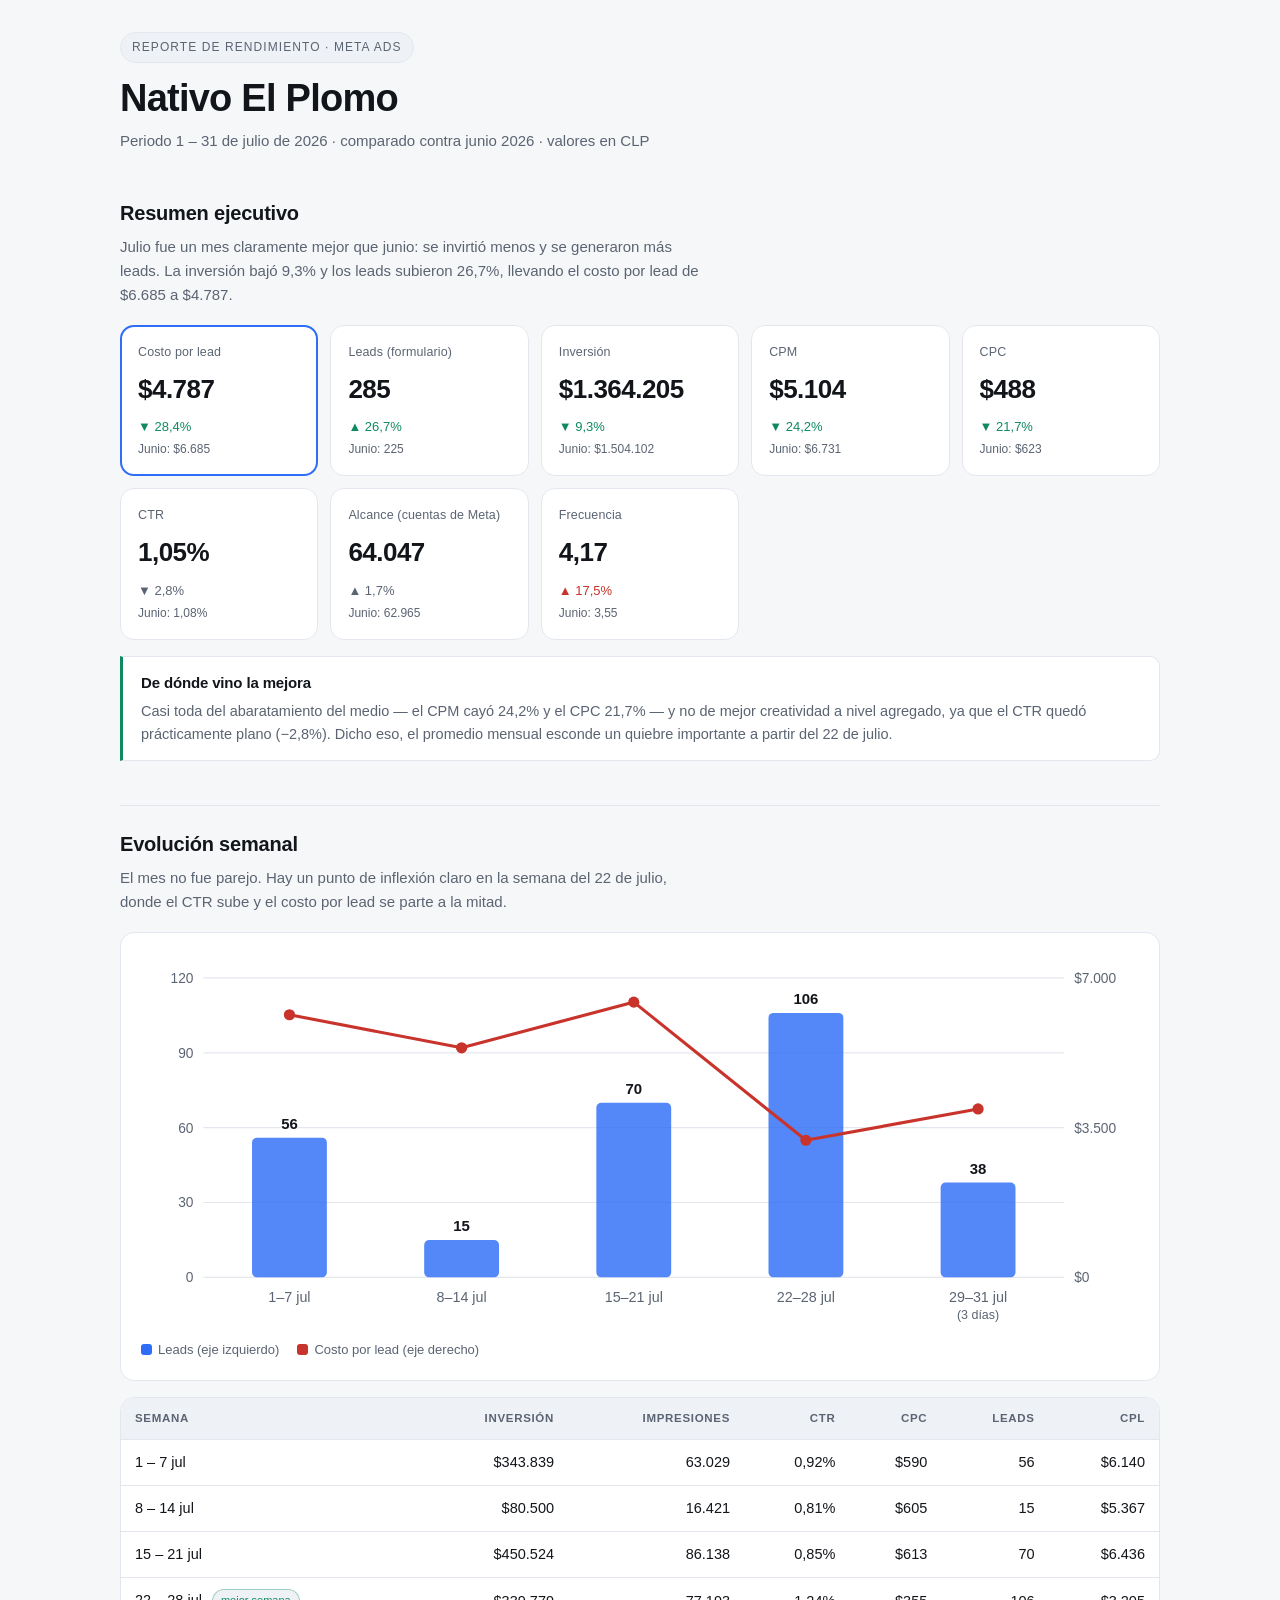
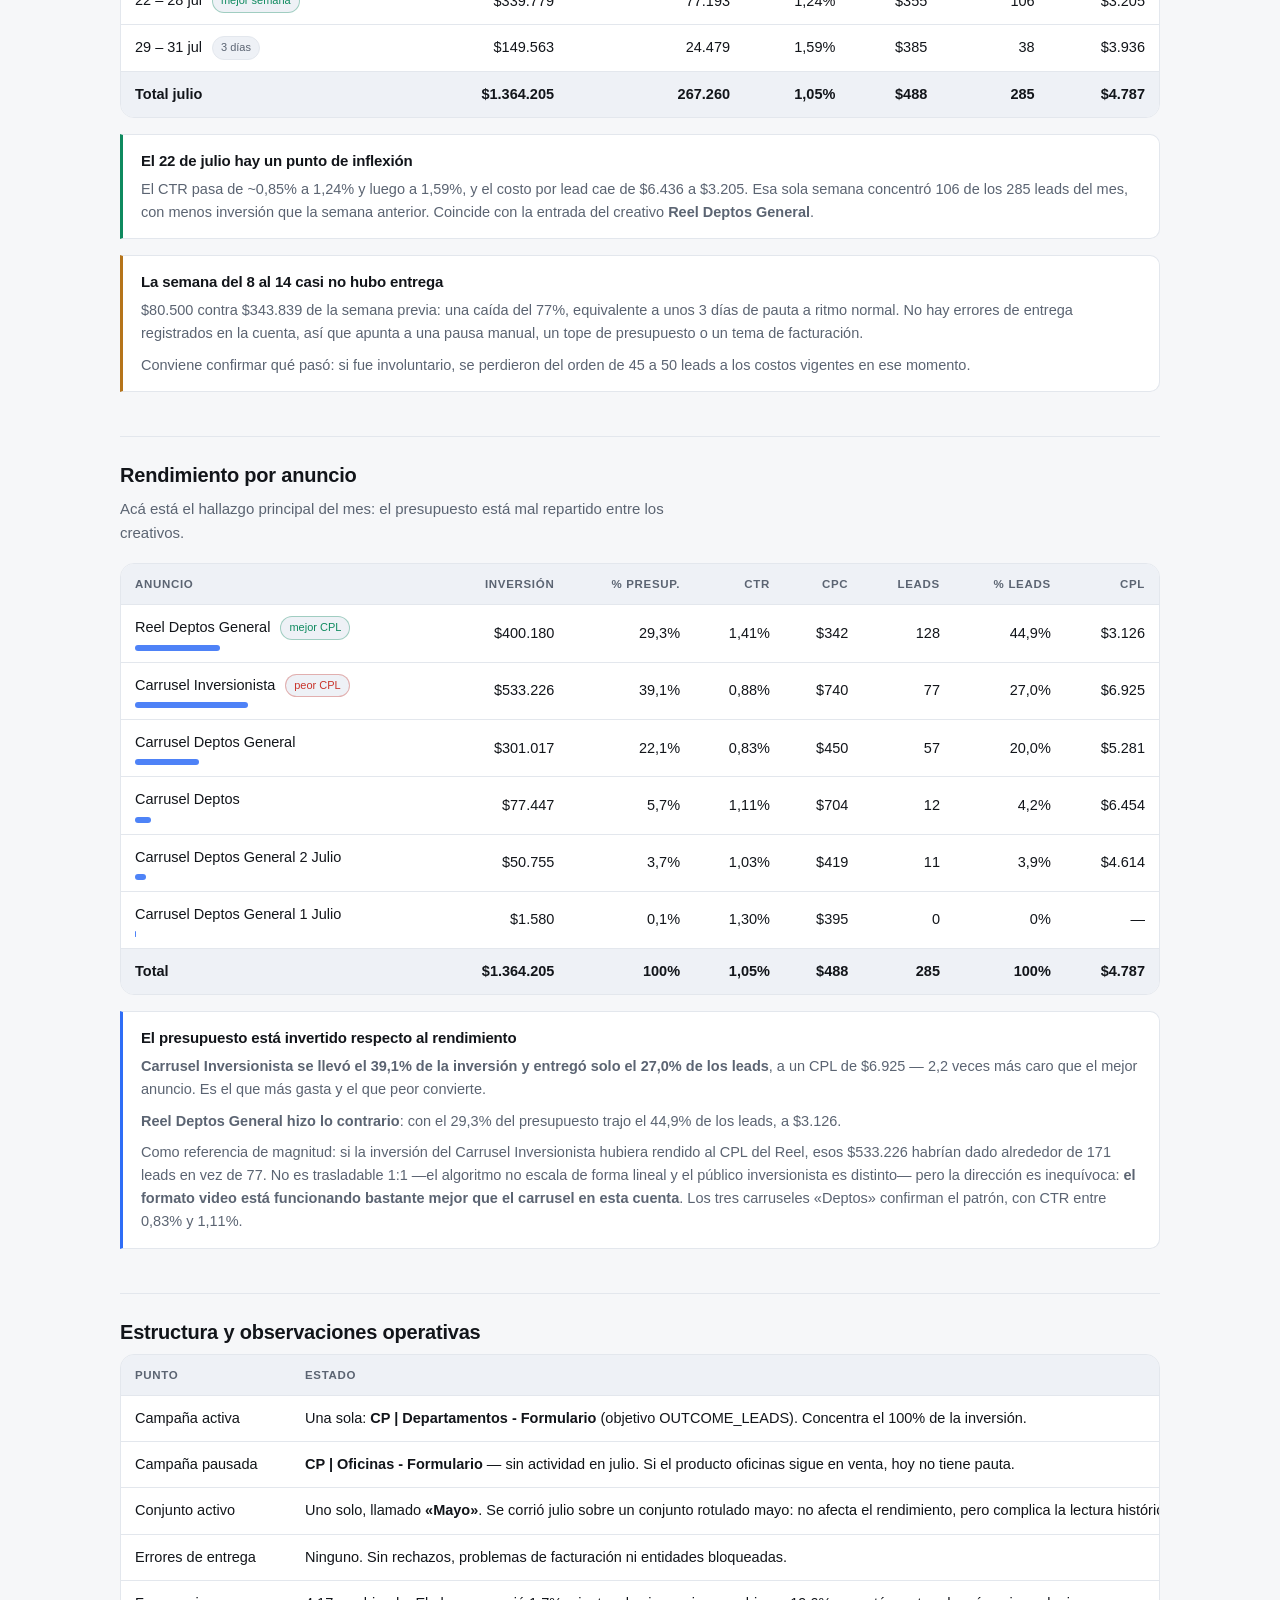
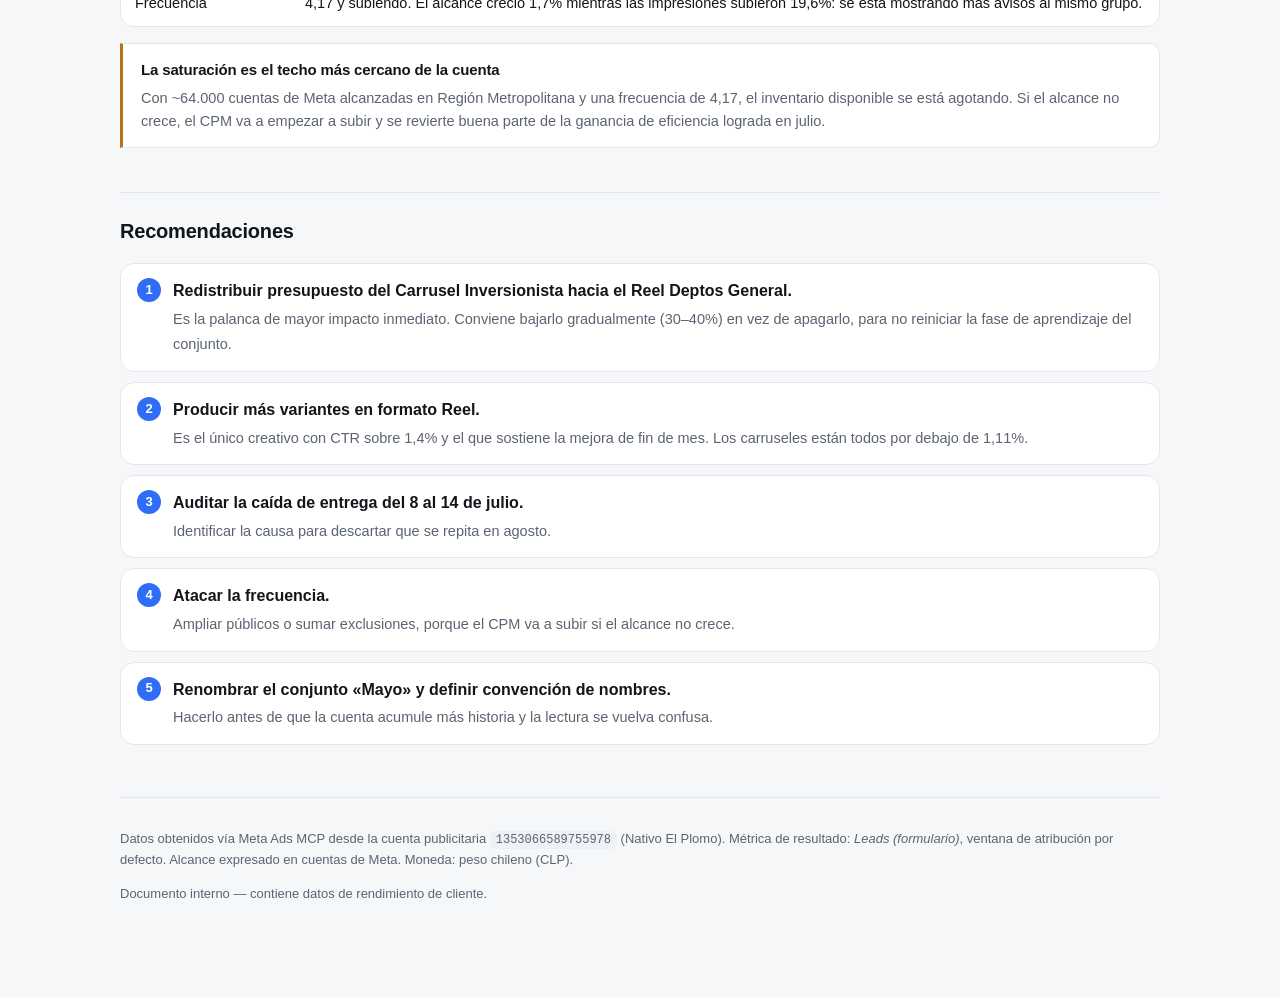
<file: index.html>
<!doctype html>
<html lang="es">
<head>
<meta charset="utf-8">
<meta name="viewport" content="width=device-width, initial-scale=1">
<meta name="robots" content="noindex, nofollow">
<title>Nativo El Plomo · Reporte de rendimiento · Julio 2026</title>
<style>
  :root{
    --bg:#f6f7f9; --panel:#ffffff; --ink:#12151a; --muted:#5b6472;
    --line:#e3e7ed; --accent:#2f6df6; --good:#0f8a5f; --bad:#c8342b;
    --warn:#b5741a; --chip:#eef1f6;
    --radius:14px;
  }
  @media (prefers-color-scheme: dark){
    :root{
      --bg:#0e1116; --panel:#161b22; --ink:#e7ecf3; --muted:#9aa5b4;
      --line:#262d38; --accent:#5b8dff; --good:#3fbd88; --bad:#f2645a;
      --warn:#e0a44a; --chip:#1e242e;
    }
  }
  *{box-sizing:border-box}
  body{
    margin:0; background:var(--bg); color:var(--ink);
    font:16px/1.6 -apple-system,BlinkMacSystemFont,"Segoe UI",Inter,Roboto,Helvetica,Arial,sans-serif;
    -webkit-font-smoothing:antialiased;
  }
  .wrap{max-width:1080px; margin:0 auto; padding:32px 20px 80px}
  header.top{margin-bottom:28px}
  .eyebrow{
    display:inline-block; font-size:12px; letter-spacing:.09em; text-transform:uppercase;
    color:var(--muted); background:var(--chip); border:1px solid var(--line);
    padding:5px 11px; border-radius:999px; margin-bottom:14px;
  }
  h1{font-size:clamp(26px,4.2vw,38px); line-height:1.15; margin:0 0 8px; letter-spacing:-.02em}
  .sub{color:var(--muted); margin:0; font-size:15px}
  h2{
    font-size:20px; letter-spacing:-.01em; margin:44px 0 6px;
    padding-top:22px; border-top:1px solid var(--line);
  }
  h2:first-of-type{border-top:none; padding-top:0}
  .lead{color:var(--muted); margin:0 0 18px; font-size:15px; max-width:70ch}
  .panel{
    background:var(--panel); border:1px solid var(--line);
    border-radius:var(--radius); padding:20px;
  }

  /* KPI grid */
  .kpis{display:grid; grid-template-columns:repeat(auto-fit,minmax(190px,1fr)); gap:12px; margin:18px 0 8px}
  .kpi{background:var(--panel); border:1px solid var(--line); border-radius:var(--radius); padding:16px 17px}
  .kpi .label{font-size:12.5px; color:var(--muted); margin-bottom:7px; letter-spacing:.01em}
  .kpi .val{font-size:26px; font-weight:650; letter-spacing:-.02em; font-variant-numeric:tabular-nums}
  .kpi .delta{margin-top:7px; font-size:13px; font-variant-numeric:tabular-nums}
  .up{color:var(--good)} .down{color:var(--bad)} .flat{color:var(--muted)}
  .kpi .prev{color:var(--muted); font-size:12px; margin-top:2px}
  .kpi.hero{outline:2px solid var(--accent); outline-offset:-2px}

  /* tables */
  .scroll{overflow-x:auto; -webkit-overflow-scrolling:touch; border:1px solid var(--line); border-radius:var(--radius); background:var(--panel)}
  table{border-collapse:collapse; width:100%; min-width:640px; font-size:14.5px}
  th,td{padding:11px 14px; text-align:right; white-space:nowrap; border-bottom:1px solid var(--line)}
  th:first-child,td:first-child{text-align:left; white-space:normal; min-width:170px}
  thead th{
    font-size:11.5px; text-transform:uppercase; letter-spacing:.06em; color:var(--muted);
    font-weight:600; background:var(--chip); border-bottom:1px solid var(--line);
  }
  tbody tr:last-child td{border-bottom:none}
  tbody tr.total td{font-weight:650; background:var(--chip)}
  td{font-variant-numeric:tabular-nums}
  .tag{display:inline-block; font-size:11px; padding:2px 8px; border-radius:999px; border:1px solid var(--line); background:var(--chip); color:var(--muted); margin-left:6px; vertical-align:1px}
  .tag.win{color:var(--good); border-color:color-mix(in srgb,var(--good) 35%,transparent)}
  .tag.loss{color:var(--bad); border-color:color-mix(in srgb,var(--bad) 35%,transparent)}
  .bar{height:6px; border-radius:3px; background:var(--accent); opacity:.85; display:block; margin-top:5px}

  /* callouts */
  .note{
    border-left:3px solid var(--accent); background:var(--panel); border-radius:0 10px 10px 0;
    padding:14px 18px; margin:16px 0; border-top:1px solid var(--line);
    border-right:1px solid var(--line); border-bottom:1px solid var(--line);
  }
  .note.warn{border-left-color:var(--warn)}
  .note.good{border-left-color:var(--good)}
  .note h3{margin:0 0 5px; font-size:15px; letter-spacing:-.01em}
  .note p{margin:0; font-size:14.5px; color:var(--muted)}
  .note p + p{margin-top:8px}

  /* recs */
  ol.recs{padding-left:0; list-style:none; counter-reset:r; margin:16px 0 0}
  ol.recs li{
    counter-increment:r; position:relative; padding:14px 16px 14px 52px;
    background:var(--panel); border:1px solid var(--line); border-radius:var(--radius); margin-bottom:10px;
  }
  ol.recs li::before{
    content:counter(r); position:absolute; left:16px; top:14px;
    width:24px; height:24px; border-radius:50%; background:var(--accent); color:#fff;
    font-size:13px; font-weight:650; display:grid; place-items:center;
  }
  ol.recs strong{display:block; margin-bottom:2px}
  ol.recs span{color:var(--muted); font-size:14.5px}

  svg{display:block; width:100%; height:auto}
  .legend{display:flex; gap:18px; flex-wrap:wrap; font-size:13px; color:var(--muted); margin-top:12px}
  .legend i{display:inline-block; width:11px; height:11px; border-radius:3px; margin-right:6px; vertical-align:-1px}

  footer{margin-top:52px; padding-top:18px; border-top:1px solid var(--line); color:var(--muted); font-size:13px}
  footer code{background:var(--chip); padding:2px 6px; border-radius:5px; font-size:12px}
</style>
</head>
<body>
<div class="wrap">

  <header class="top">
    <span class="eyebrow">Reporte de rendimiento · Meta Ads</span>
    <h1>Nativo El Plomo</h1>
    <p class="sub">Periodo 1 – 31 de julio de 2026 · comparado contra junio 2026 · valores en CLP</p>
  </header>

  <h2>Resumen ejecutivo</h2>
  <p class="lead">
    Julio fue un mes claramente mejor que junio: se invirtió menos y se generaron más leads.
    La inversión bajó 9,3% y los leads subieron 26,7%, llevando el costo por lead de $6.685 a $4.787.
  </p>

  <div class="kpis">
    <div class="kpi hero">
      <div class="label">Costo por lead</div>
      <div class="val">$4.787</div>
      <div class="delta up">▼ 28,4%</div>
      <div class="prev">Junio: $6.685</div>
    </div>
    <div class="kpi">
      <div class="label">Leads (formulario)</div>
      <div class="val">285</div>
      <div class="delta up">▲ 26,7%</div>
      <div class="prev">Junio: 225</div>
    </div>
    <div class="kpi">
      <div class="label">Inversión</div>
      <div class="val">$1.364.205</div>
      <div class="delta up">▼ 9,3%</div>
      <div class="prev">Junio: $1.504.102</div>
    </div>
    <div class="kpi">
      <div class="label">CPM</div>
      <div class="val">$5.104</div>
      <div class="delta up">▼ 24,2%</div>
      <div class="prev">Junio: $6.731</div>
    </div>
    <div class="kpi">
      <div class="label">CPC</div>
      <div class="val">$488</div>
      <div class="delta up">▼ 21,7%</div>
      <div class="prev">Junio: $623</div>
    </div>
    <div class="kpi">
      <div class="label">CTR</div>
      <div class="val">1,05%</div>
      <div class="delta flat">▼ 2,8%</div>
      <div class="prev">Junio: 1,08%</div>
    </div>
    <div class="kpi">
      <div class="label">Alcance <span style="font-weight:400">(cuentas de Meta)</span></div>
      <div class="val">64.047</div>
      <div class="delta flat">▲ 1,7%</div>
      <div class="prev">Junio: 62.965</div>
    </div>
    <div class="kpi">
      <div class="label">Frecuencia</div>
      <div class="val">4,17</div>
      <div class="delta down">▲ 17,5%</div>
      <div class="prev">Junio: 3,55</div>
    </div>
  </div>

  <div class="note good">
    <h3>De dónde vino la mejora</h3>
    <p>
      Casi toda del abaratamiento del medio — el CPM cayó 24,2% y el CPC 21,7% — y no de mejor
      creatividad a nivel agregado, ya que el CTR quedó prácticamente plano (−2,8%).
      Dicho eso, el promedio mensual esconde un quiebre importante a partir del 22 de julio.
    </p>
  </div>

  <h2>Evolución semanal</h2>
  <p class="lead">
    El mes no fue parejo. Hay un punto de inflexión claro en la semana del 22 de julio, donde el CTR
    sube y el costo por lead se parte a la mitad.
  </p>

  <div class="panel">
    <svg viewBox="0 0 800 300" role="img" aria-label="Leads y costo por lead por semana de julio 2026">
      <!-- grid -->
      <g stroke="var(--line)" stroke-width="1">
        <line x1="50" y1="20"  x2="740" y2="20"/>
        <line x1="50" y1="80"  x2="740" y2="80"/>
        <line x1="50" y1="140" x2="740" y2="140"/>
        <line x1="50" y1="200" x2="740" y2="200"/>
        <line x1="50" y1="260" x2="740" y2="260"/>
      </g>
      <!-- y axis left: leads -->
      <g fill="var(--muted)" font-size="11" text-anchor="end">
        <text x="42" y="24">120</text>
        <text x="42" y="84">90</text>
        <text x="42" y="144">60</text>
        <text x="42" y="204">30</text>
        <text x="42" y="264">0</text>
      </g>
      <!-- y axis right: CPL -->
      <g fill="var(--muted)" font-size="11" text-anchor="start">
        <text x="748" y="24">$7.000</text>
        <text x="748" y="144">$3.500</text>
        <text x="748" y="264">$0</text>
      </g>
      <!-- bars: leads -->
      <g fill="var(--accent)" opacity=".82">
        <rect x="89"  y="148" width="60" height="112" rx="4"/>
        <rect x="227" y="230" width="60" height="30"  rx="4"/>
        <rect x="365" y="120" width="60" height="140" rx="4"/>
        <rect x="503" y="48"  width="60" height="212" rx="4"/>
        <rect x="641" y="184" width="60" height="76"  rx="4"/>
      </g>
      <!-- bar value labels -->
      <g fill="var(--ink)" font-size="12" font-weight="650" text-anchor="middle">
        <text x="119" y="141">56</text>
        <text x="257" y="223">15</text>
        <text x="395" y="113">70</text>
        <text x="533" y="41">106</text>
        <text x="671" y="177">38</text>
      </g>
      <!-- line: CPL -->
      <polyline fill="none" stroke="var(--bad)" stroke-width="2.5"
                stroke-linejoin="round" stroke-linecap="round"
                points="119,49.5 257,76 395,39.4 533,150.1 671,125"/>
      <g fill="var(--bad)">
        <circle cx="119" cy="49.5"  r="4.5"/>
        <circle cx="257" cy="76"    r="4.5"/>
        <circle cx="395" cy="39.4"  r="4.5"/>
        <circle cx="533" cy="150.1" r="4.5"/>
        <circle cx="671" cy="125"   r="4.5"/>
      </g>
      <!-- x labels -->
      <g fill="var(--muted)" font-size="11.5" text-anchor="middle">
        <text x="119" y="280">1–7 jul</text>
        <text x="257" y="280">8–14 jul</text>
        <text x="395" y="280">15–21 jul</text>
        <text x="533" y="280">22–28 jul</text>
        <text x="671" y="280">29–31 jul</text>
        <text x="671" y="293" font-size="10">(3 días)</text>
      </g>
    </svg>
    <div class="legend">
      <span><i style="background:var(--accent)"></i>Leads (eje izquierdo)</span>
      <span><i style="background:var(--bad)"></i>Costo por lead (eje derecho)</span>
    </div>
  </div>

  <div class="scroll" style="margin-top:16px">
    <table>
      <thead>
        <tr><th>Semana</th><th>Inversión</th><th>Impresiones</th><th>CTR</th><th>CPC</th><th>Leads</th><th>CPL</th></tr>
      </thead>
      <tbody>
        <tr><td>1 – 7 jul</td><td>$343.839</td><td>63.029</td><td>0,92%</td><td>$590</td><td>56</td><td>$6.140</td></tr>
        <tr><td>8 – 14 jul</td><td>$80.500</td><td>16.421</td><td>0,81%</td><td>$605</td><td>15</td><td>$5.367</td></tr>
        <tr><td>15 – 21 jul</td><td>$450.524</td><td>86.138</td><td>0,85%</td><td>$613</td><td>70</td><td>$6.436</td></tr>
        <tr><td>22 – 28 jul <span class="tag win">mejor semana</span></td><td>$339.779</td><td>77.193</td><td>1,24%</td><td>$355</td><td>106</td><td>$3.205</td></tr>
        <tr><td>29 – 31 jul <span class="tag">3 días</span></td><td>$149.563</td><td>24.479</td><td>1,59%</td><td>$385</td><td>38</td><td>$3.936</td></tr>
        <tr class="total"><td>Total julio</td><td>$1.364.205</td><td>267.260</td><td>1,05%</td><td>$488</td><td>285</td><td>$4.787</td></tr>
      </tbody>
    </table>
  </div>

  <div class="note good">
    <h3>El 22 de julio hay un punto de inflexión</h3>
    <p>
      El CTR pasa de ~0,85% a 1,24% y luego a 1,59%, y el costo por lead cae de $6.436 a $3.205.
      Esa sola semana concentró 106 de los 285 leads del mes, con menos inversión que la semana
      anterior. Coincide con la entrada del creativo <strong>Reel Deptos General</strong>.
    </p>
  </div>

  <div class="note warn">
    <h3>La semana del 8 al 14 casi no hubo entrega</h3>
    <p>
      $80.500 contra $343.839 de la semana previa: una caída del 77%, equivalente a unos 3 días de
      pauta a ritmo normal. No hay errores de entrega registrados en la cuenta, así que apunta a una
      pausa manual, un tope de presupuesto o un tema de facturación.
    </p>
    <p>
      Conviene confirmar qué pasó: si fue involuntario, se perdieron del orden de 45 a 50 leads a los
      costos vigentes en ese momento.
    </p>
  </div>

  <h2>Rendimiento por anuncio</h2>
  <p class="lead">
    Acá está el hallazgo principal del mes: el presupuesto está mal repartido entre los creativos.
  </p>

  <div class="scroll">
    <table>
      <thead>
        <tr><th>Anuncio</th><th>Inversión</th><th>% presup.</th><th>CTR</th><th>CPC</th><th>Leads</th><th>% leads</th><th>CPL</th></tr>
      </thead>
      <tbody>
        <tr>
          <td>Reel Deptos General <span class="tag win">mejor CPL</span><span class="bar" style="width:29.3%"></span></td>
          <td>$400.180</td><td>29,3%</td><td>1,41%</td><td>$342</td><td>128</td><td>44,9%</td><td>$3.126</td>
        </tr>
        <tr>
          <td>Carrusel Inversionista <span class="tag loss">peor CPL</span><span class="bar" style="width:39.1%"></span></td>
          <td>$533.226</td><td>39,1%</td><td>0,88%</td><td>$740</td><td>77</td><td>27,0%</td><td>$6.925</td>
        </tr>
        <tr>
          <td>Carrusel Deptos General<span class="bar" style="width:22.1%"></span></td>
          <td>$301.017</td><td>22,1%</td><td>0,83%</td><td>$450</td><td>57</td><td>20,0%</td><td>$5.281</td>
        </tr>
        <tr>
          <td>Carrusel Deptos<span class="bar" style="width:5.7%"></span></td>
          <td>$77.447</td><td>5,7%</td><td>1,11%</td><td>$704</td><td>12</td><td>4,2%</td><td>$6.454</td>
        </tr>
        <tr>
          <td>Carrusel Deptos General 2 Julio<span class="bar" style="width:3.7%"></span></td>
          <td>$50.755</td><td>3,7%</td><td>1,03%</td><td>$419</td><td>11</td><td>3,9%</td><td>$4.614</td>
        </tr>
        <tr>
          <td>Carrusel Deptos General 1 Julio<span class="bar" style="width:0.5%"></span></td>
          <td>$1.580</td><td>0,1%</td><td>1,30%</td><td>$395</td><td>0</td><td>0%</td><td>—</td>
        </tr>
        <tr class="total"><td>Total</td><td>$1.364.205</td><td>100%</td><td>1,05%</td><td>$488</td><td>285</td><td>100%</td><td>$4.787</td></tr>
      </tbody>
    </table>
  </div>

  <div class="note">
    <h3>El presupuesto está invertido respecto al rendimiento</h3>
    <p>
      <strong>Carrusel Inversionista se llevó el 39,1% de la inversión y entregó solo el 27,0% de los
      leads</strong>, a un CPL de $6.925 — 2,2 veces más caro que el mejor anuncio. Es el que más gasta
      y el que peor convierte.
    </p>
    <p>
      <strong>Reel Deptos General hizo lo contrario</strong>: con el 29,3% del presupuesto trajo el
      44,9% de los leads, a $3.126.
    </p>
    <p>
      Como referencia de magnitud: si la inversión del Carrusel Inversionista hubiera rendido al CPL
      del Reel, esos $533.226 habrían dado alrededor de 171 leads en vez de 77. No es trasladable 1:1
      —el algoritmo no escala de forma lineal y el público inversionista es distinto— pero la dirección
      es inequívoca: <strong>el formato video está funcionando bastante mejor que el carrusel en esta
      cuenta</strong>. Los tres carruseles «Deptos» confirman el patrón, con CTR entre 0,83% y 1,11%.
    </p>
  </div>

  <h2>Estructura y observaciones operativas</h2>
  <div class="scroll">
    <table>
      <thead><tr><th>Punto</th><th style="text-align:left">Estado</th></tr></thead>
      <tbody>
        <tr><td>Campaña activa</td><td style="text-align:left">Una sola: <strong>CP | Departamentos - Formulario</strong> (objetivo OUTCOME_LEADS). Concentra el 100% de la inversión.</td></tr>
        <tr><td>Campaña pausada</td><td style="text-align:left"><strong>CP | Oficinas - Formulario</strong> — sin actividad en julio. Si el producto oficinas sigue en venta, hoy no tiene pauta.</td></tr>
        <tr><td>Conjunto activo</td><td style="text-align:left">Uno solo, llamado <strong>«Mayo»</strong>. Se corrió julio sobre un conjunto rotulado mayo: no afecta el rendimiento, pero complica la lectura histórica.</td></tr>
        <tr><td>Errores de entrega</td><td style="text-align:left">Ninguno. Sin rechazos, problemas de facturación ni entidades bloqueadas.</td></tr>
        <tr><td>Frecuencia</td><td style="text-align:left">4,17 y subiendo. El alcance creció 1,7% mientras las impresiones subieron 19,6%: se está mostrando más avisos al mismo grupo.</td></tr>
      </tbody>
    </table>
  </div>

  <div class="note warn">
    <h3>La saturación es el techo más cercano de la cuenta</h3>
    <p>
      Con ~64.000 cuentas de Meta alcanzadas en Región Metropolitana y una frecuencia de 4,17, el
      inventario disponible se está agotando. Si el alcance no crece, el CPM va a empezar a subir y
      se revierte buena parte de la ganancia de eficiencia lograda en julio.
    </p>
  </div>

  <h2>Recomendaciones</h2>
  <ol class="recs">
    <li>
      <strong>Redistribuir presupuesto del Carrusel Inversionista hacia el Reel Deptos General.</strong>
      <span>Es la palanca de mayor impacto inmediato. Conviene bajarlo gradualmente (30–40%) en vez de
      apagarlo, para no reiniciar la fase de aprendizaje del conjunto.</span>
    </li>
    <li>
      <strong>Producir más variantes en formato Reel.</strong>
      <span>Es el único creativo con CTR sobre 1,4% y el que sostiene la mejora de fin de mes.
      Los carruseles están todos por debajo de 1,11%.</span>
    </li>
    <li>
      <strong>Auditar la caída de entrega del 8 al 14 de julio.</strong>
      <span>Identificar la causa para descartar que se repita en agosto.</span>
    </li>
    <li>
      <strong>Atacar la frecuencia.</strong>
      <span>Ampliar públicos o sumar exclusiones, porque el CPM va a subir si el alcance no crece.</span>
    </li>
    <li>
      <strong>Renombrar el conjunto «Mayo» y definir convención de nombres.</strong>
      <span>Hacerlo antes de que la cuenta acumule más historia y la lectura se vuelva confusa.</span>
    </li>
  </ol>

  <footer>
    <p>
      Datos obtenidos vía Meta Ads MCP desde la cuenta publicitaria <code>1353066589755978</code>
      (Nativo El Plomo). Métrica de resultado: <em>Leads (formulario)</em>, ventana de atribución por
      defecto. Alcance expresado en cuentas de Meta. Moneda: peso chileno (CLP).
    </p>
    <p>Documento interno — contiene datos de rendimiento de cliente.</p>
  </footer>

</div>
</body>
</html>
</file>
